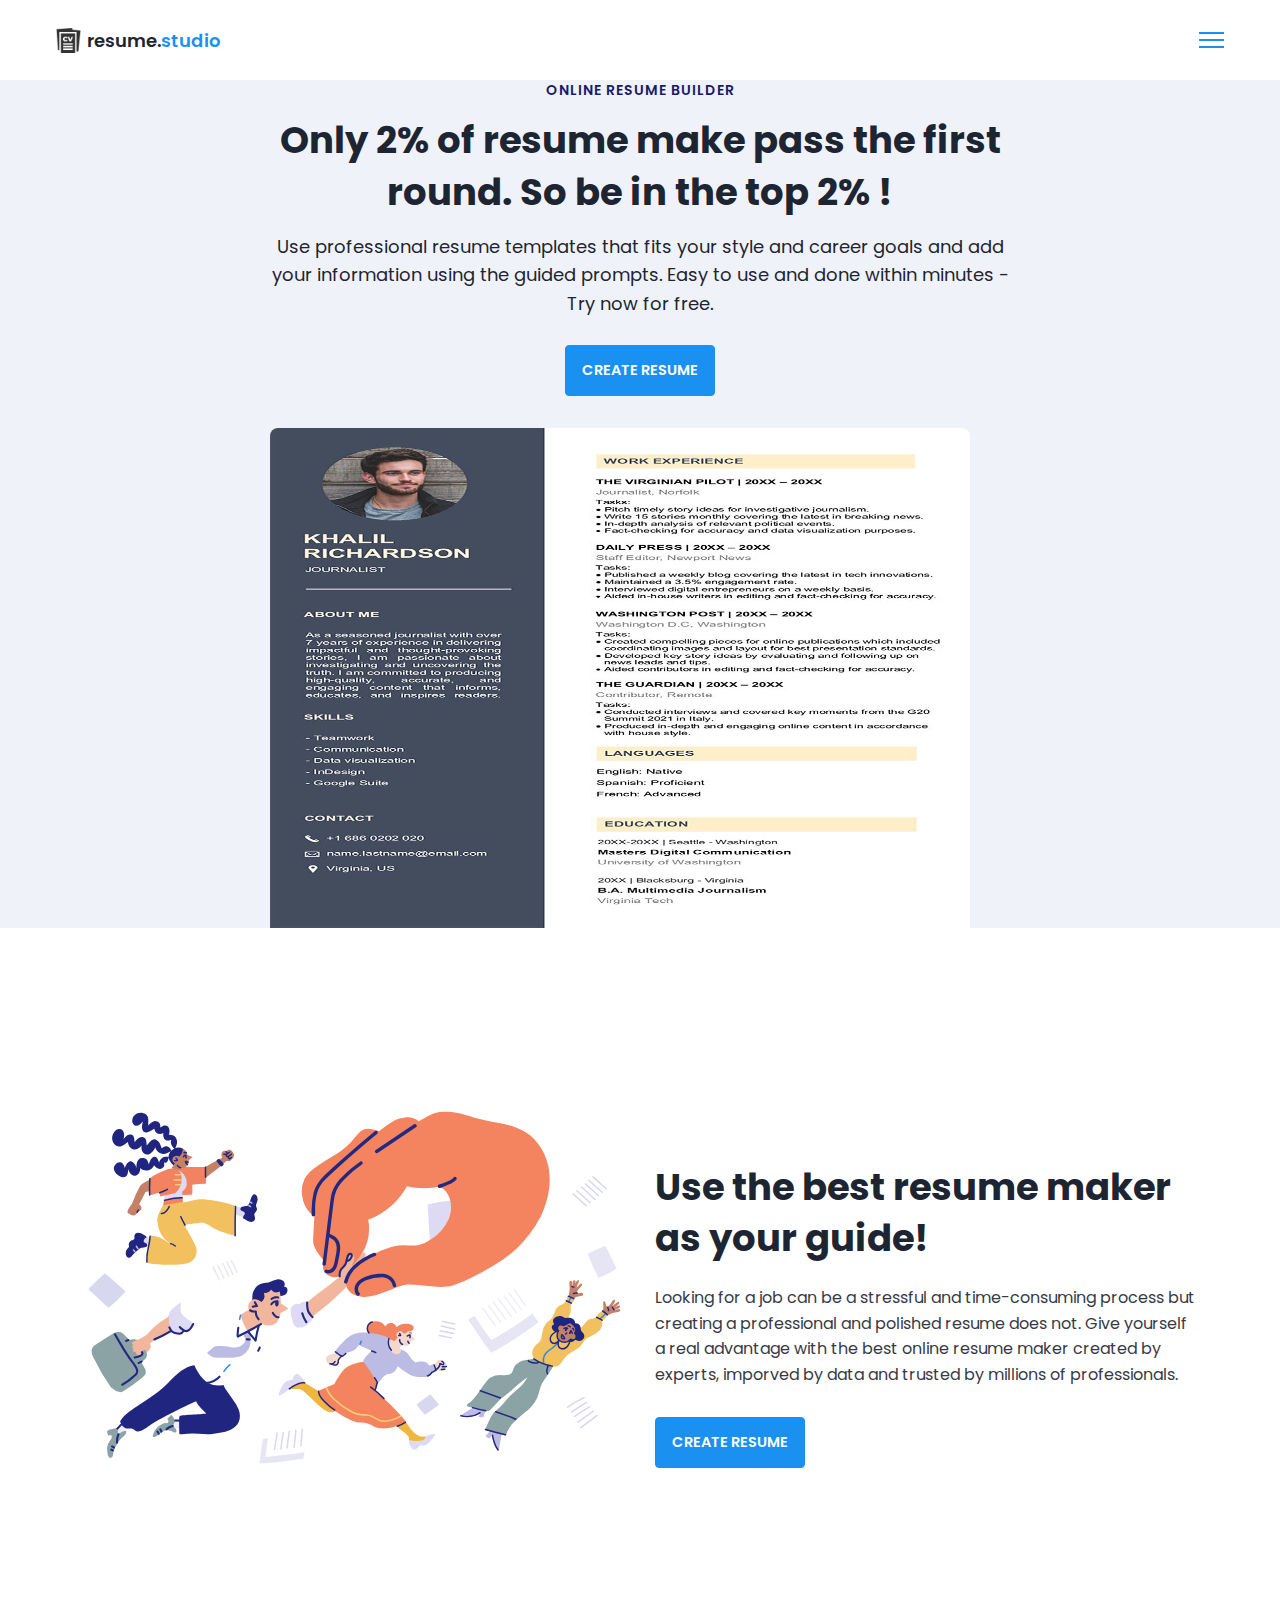
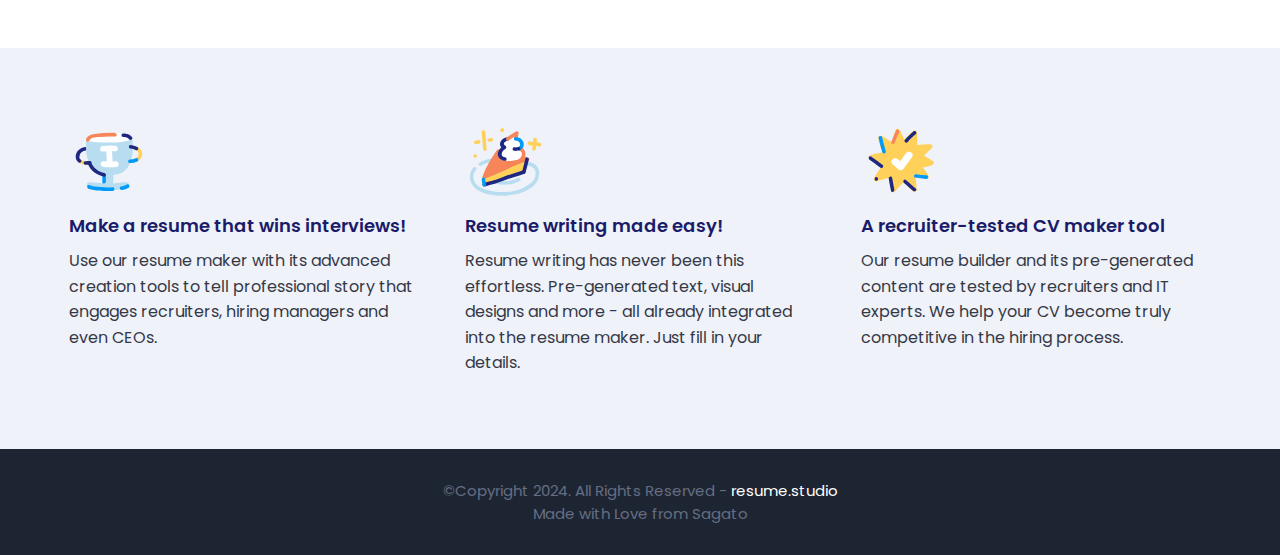
<file: index.html>
<!DOCTYPE html>
<html>
    <head>
        <meta charset="utf-8">
        <meta http-equiv="X-UA-Compatible" content="IE=edge">
        <title>Home </title>
        <meta name="description" content="">
        <meta name="viewport" content="width=device-width, initial-scale=1">
        <link rel="stylesheet" href="assets/css/main.css">
    </head>
    <body>

        <nav class = "navbar bg-white">
            <div class="container">
                <div class = "navbar-content">
                    <div class = "brand-and-toggler">
                        <a href = "index.html" class = "navbar-brand">
                            <img src = "assets/images/curriculum-vitae.png" alt = "" class = "navbar-brand-icon">
                            <span class = "navbar-brand-text">resume.<span>studio</span>
                        </a>
                        <button type = "button" class = "navbar-toggler-btn">
                            <div class = "bars">
                                <div class = "bar"></div>
                                <div class = "bar"></div>
                                <div class = "bar"></div>
                            </div>
                        </button>
                    </div>
                </div>
            </div>
        </nav>

        <header class = "header bg-bright" id = "header">
            <div class = "container">
                <div class = "header-content text-center">
                    <h6 class = "text-uppercase text-blue-dark fs-14 fw-6 ls-1">online resume builder</h6>
                    <h1 class = "lg-title">Only 2% of resume make pass the first round. So be in the top 2% !</h1>
                    <p class = "text-dark fs-18">Use professional resume templates that fits your style and career goals and add your information using the guided prompts. Easy to use and done within minutes - Try now for free.</p>
                    <a href = "resume.html" class = "btn btn-primary text-uppercase">create resume</a>
                    <img src = "assets/images/resume-template.jpg">
                </div>
            </div>
        </header>

        <div class="section-one">
            <div class="container">
                <div class = "section-one-content">
                    <div class="section-one-l">
                        <img src = "assets/images/visual-0c7080adf17f1f207276f613447c924f667dab34b7ac415cd7ef653172defd0b.svg">
                    </div>
                    <div class = "section-one-r text-center">
                        <h2 class = "lg-title">Use the best resume maker as your guide!</h2>
                        <p class = "text">Looking for a job can be a stressful and time-consuming process but creating a professional and polished resume does not. Give yourself a real advantage with the best online resume maker created by experts, imporved by data and trusted by millions of professionals.</p>
                        <div class = "btn-group">
                            <a href = "resume.html" class = "btn btn-primary text-uppercase">create resume</a>
                           <!-- <a href = "#" class = "btn btn-secondary text-uppercase">watch video</a> -->
                        </div>
                    </div>
                </div>
            </div>
        </div>

        <div class = "section-two bg-bright">
            <div class="container">
                <div class="section-two-content">
                    <div class = "section-items">
                        <div class = "section-item">
                            <div class = "section-item-icon">
                                <img src = "assets/images/feature-1-edf4481d69166ac81917d1e40e6597c8d61aa970ad44367ce78049bf830fbda5.svg" alt = "">
                            </div>
                            <h5 class = "section-item-title">Make a resume that wins interviews!</h5>
                            <p class = "text">Use our resume maker with its advanced creation tools to tell professional story that engages recruiters, hiring managers and even CEOs.</p>
                        </div>

                        <div class = "section-item">
                            <div class = "section-item-icon">
                                <img src = "assets/images/feature-2-a7a471bd973c02a55d1b3f8aff578cd3c9a4c5ac4fc74423d94ecc04aef3492b.svg" alt = "">
                            </div>
                            <h5 class = "section-item-title">Resume writing made easy!</h5>
                            <p class = "text">Resume writing has never been this effortless. Pre-generated text, visual designs and more - all already integrated into the resume maker. Just fill in your details.</p>
                        </div>

                        <div class = "section-item">
                            <div class = "section-item-icon">
                                <img src = "assets/images/feature-3-4e87a82f83e260488c36f8105e26f439fdc3ee5009372bb5e12d9421f32eabdd.svg" alt = "">
                            </div>
                            <h5 class = "section-item-title">A recruiter-tested CV maker tool</h5>
                            <p class = "text">Our resume builder and its pre-generated content are tested by recruiters and IT experts. We help your CV become truly competitive in the hiring process.</p>
                        </div>
                    </div>
                </div>
            </div>
        </div>

        <footer class = "footer bg-dark">
            <div class="container">
                <div class = "footer-content text-center">
                    <p class="fs-15">&copy;Copyright 2024. All Rights Reserved - <span>resume.studio</span></p>
                    <p class="fs-15">Made with Love from Sagato</p>
                </div>
            </div>
        </footer>
        
    </body>
</html>
</file>
<file: assets/css/main.css>
@import url('https://fonts.googleapis.com/css2?family=Manrope:wght@200;300;400;500;600;700;800&family=Poppins:ital,wght@0,100;0,200;0,300;0,400;0,500;0,600;0,700;0,800;0,900;1,100;1,200;1,300;1,400;1,500;1,600;1,700;1,800;1,900&display=swap');

:root{
    --clr-blue: #1A91F0;
    --clr-blue-mid: #1170CD;
    --clr-blue-dark: #1A1C6A;
    --clr-white: #fff;
    --clr-bright: #EFF2F9;
    --clr-dark: #1e2532;
    --clr-black: #000;
    --clr-grey: #656e83;
    --clr-green: #084C41;
    --font-poppins: 'Poppins', sans-serif;
    --font-manrope: 'Manrope', sans-serif;;
    --transition: all 300ms ease-in-out;
}

*{
    padding: 0;
    margin: 0;
    box-sizing: border-box;
}

html{
    font-size: 10px;
}

body{
    font-size: 1.6rem;
    font-family: var(--font-poppins);
}

button{
    border: none;
    background-color: transparent;
    outline: 0;
    cursor: pointer;
    font-family: inherit;
}

img{
    width: 100%;
    display: block;
}

a{
    text-decoration: none;
}

/* fonts */
.font-poppins{font-family: var(--font-poppins);}
.font-manrope{font-family: var(--font-manrope);}

/* text colors */
.text-blue{color: var(--clr-blue);}
.text-blue-mid{color: var(--clr-blue-mid);}
.text-blue-dark{color: var(--clr-blue-dark);}
.text-bright{color: var(--clr-bright);}
.text-dark{color: var(--clr-dark);}
.text-grey{color: var(--clr-grey);}
.text-white{color: var(--clr-white);}

/* backgrounds */
.bg-blue{background-color: var(--clr-blue);}
.bg-blue-mid{background-color: var(--clr-blue-mid);}
.bg-blue-dark{background-color: var(--clr-blue-dark);}
.bg-bright{background-color: var(--clr-bright);}
.bg-dark{background-color: var(--clr-dark);}
.bg-grey{background-color: var(--clr-grey);}
.bg-white{background-color: var(--clr-white);}
.bg-black{background-color: var(--clr-black);}
.bg-green{background-color: var(--clr-green);}

.text-center{ text-align: center;}
.text-left{text-align: left;}
.text-right{text-align: right;}
.text-uppercase{text-transform: uppercase;}
.text-lowercase{text-transform: lowercase;}
.text-capitalize{text-transform: capitalize;}
.text{
    color: var(--clr-dark);
    opacity: 0.9;
    margin: 2rem 0;
    line-height: 1.6;
}

.fw-2{font-weight: 200;}
.fw-3{font-weight: 300;}
.fw-4{font-weight: 400;}
.fw-5{font-weight: 500;}
.fw-6{font-weight: 600;}
.fw-7{font-weight: 700;}
.fw-8{font-weight: 800;}

.fs-13{font-size: 13px;}
.fs-14{font-size: 14px;}
.fs-15{font-size: 15px;}
.fs-16{font-size: 16px;}
.fs-17{font-size: 17px;}
.fs-18{font-size: 18px;}
.fs-19{font-size: 19px;}
.fs-20{font-size: 20px;}
.fs-21{font-size: 21px;}
.fs-22{font-size: 22px;}
.fs-23{font-size: 23px;}
.fs-24{font-size: 24px;}
.fs-25{font-size: 25px;}

.ls-1{letter-spacing: 1px;}
.ls-2{letter-spacing: 2px;}

.container{
    max-width: 1200px;
    margin: 0 auto;
    padding: 0 1.6rem;
}

/* bars button */
.bars{
    display: flex;
    flex-direction: column;
    justify-content: space-between;
    height: 16.5px;
    width: 25px;
}
.bars .bar{
    width: 100%;
    height: 2px;
    background-color: var(--clr-blue);
    transition: var(--transition);
}

.bars:hover .bar{
    background-color: var(--clr-dark);
}

/* buttons */
.btn{
    font-size: 14.5px;
    font-weight: 600;
    padding: 1.4rem 1.6rem;
    border-radius: 4px;
    display: inline-block;
}

.btn-primary{
    background-color: var(--clr-blue);
    color: var(--clr-white);
    border: 1px solid var(--clr-blue);
    transition: var(--transition);
}

.btn-primary:hover{
    background-color: transparent;
    color: var(--clr-dark);
    border-color: var(--clr-grey);
}

.btn-secondary{
    background-color: transparent;
    color: var(--clr-dark);
    border: 1px solid var(--clr-grey);
    transition: var(--transition);
}

.btn-secondary:hover{
    background-color: var(--clr-blue);
    color: var(--clr-white);
    border-color: var(--clr-blue);
}

.btn-group button:first-child, .btn-group a:first-child{
    margin-right: 1rem!important;
}

/* navbar part */
.navbar{
    height: 80px;
    display: flex;
    align-items: center;
    box-shadow: rgba(0, 0, 0, 0.08) 0px 3px 8px;
}

.navbar .container{
    width: 100%;
}

.navbar-brand{
    display: flex;
    align-items: center;
    justify-content: flex-start;
    font-size: 1.8rem;
}
.navbar-brand-text{
    color: var(--clr-dark);
    font-weight: 600;
}
.navbar-brand-text span{
    color: var(--clr-blue);
}
.navbar-brand-icon{
    width: 25px;
    margin-right: 6px;
    opacity: 0.8;
}
.brand-and-toggler{
    display: flex;
    align-items: center;
    justify-content: space-between;
}
.header{
    min-height: calc(100vh - 80px);
    display: flex;
    flex-direction: column;
    align-items: center;
    justify-content: center;
}
.header-content{
    max-width: 740px;
    margin-right: auto;
    margin-left: auto;
}
.header-content img{
    max-width: 700px;
    max-height: 500px;
    border-top-right-radius: 8px;
    border-top-left-radius: 8px;
    margin-top: 3.2rem;
}
.lg-title{
    margin: 1.4rem 0;
    font-size: 37px;
    line-height: 1.4;
    color: var(--clr-dark);
}
.header-content p{
    margin-bottom: 2.6rem;
    line-height: 1.6;
}


/* section one */
.section-one{
    padding: 64px 0;
    min-height: 80vh;
    display: flex;
    align-items: center;
}
.section-one-l img{
    max-width: 545px;
    margin-right: auto;
    margin-left: auto;
}
.section-one-r{
    margin-top: 4rem;
}

.section-one .btn-group{
    margin-top: 2rem;
}
.section-one-r{
    max-width: 545px;
    margin-right: auto;
    margin-left: auto;
}
.section-one-r .btn-group{
    margin-top: 3rem;
}

/* section two */
.section-two{
    padding: 64px 0;
}
.section-two .section-items{
    display: grid;
    gap: 2rem;
}

.section-two .section-item{
    max-width: 350px;
    text-align: center;
    margin-right: auto;
    margin-left: auto;
}
.section-two .section-item-icon{
    margin: 1rem 0;
}
.section-two .section-item-icon img{
    width: 80px;
    margin-right: auto;
    margin-left: auto;
}
.section-two .section-item-title{
    color: var(--clr-blue-dark);
    font-size: 1.8rem;
    font-weight: 600;
}
.section-two .text{
    margin: 0.9rem 0;
}

/* footer */
.footer{
    padding: 3rem 0;
}
.footer-content p{
    color: var(--clr-grey);
}
.footer-content p span{
    color: var(--clr-white);
}

/* media queries */
@media screen and (min-width: 768px){
    .section-two .section-items{
        grid-template-columns: repeat(2, 1fr);
    }
}

@media screen and (min-width: 992px){
    .section-one-content{
        display: grid;
        grid-template-columns: repeat(2, 1fr);
        column-gap: 3rem;
    }
    .section-one-r{
        text-align: left;
    }
    .section-two .section-items{
        grid-template-columns: repeat(3, 1fr);
    }
    .section-two .section-item{
        text-align: left;
    }
    .section-two .section-item-icon img{
        margin-left: 0;
    }
}



/* resume page */
#about-sc{
    padding: 64px 0;
}

.cv-form-row-title{
    background-color: var(--clr-dark);
    padding: 0.8rem 1.6rem;
    margin-bottom: 2rem;
}

.cv-form-row-title h3{
    color: var(--clr-white);
    font-weight: 500;
    text-transform: uppercase;
    letter-spacing: 1.5px;
    font-size: 1.7rem;
}
.cv-form-blk{
    margin: 3rem 0;
}
.cv-form-row{
    padding: 3rem 2rem 0 2rem;
    border: 1px solid rgba(0, 0, 0, 0.08);
    margin-bottom: 1rem;
    position: relative;
}
textarea{
    resize: none;
}
.form-elem{
    margin-bottom: 3rem;
    position: relative;
}
.form-label{
    display: block;
    font-weight: 600;
    font-size: 14px;
    color: var(--clr-dark);
    margin-bottom: 0.5rem;
}
.form-control{
    border-radius: none;
    border: 1px solid rgba(0, 0, 0, 0.1);
    font-size: 14px;
    padding: 0.8rem 1.6rem;
    font-family: inherit;
    width: 100%;
    outline: 0;
    transition: var(--transition);
}

.form-control:focus{
    border-color: rgba(0, 0, 0, 0.3);
}
.form-text{
    color: #ca0b00;
    font-size: 12px;
    position: absolute;
    letter-spacing: 0.5px;
    top: calc(100% + 2px);
    left: 0;
    width: 100%;
}
.cols-3, .cols-2{
    display: grid;
}
.repeater-add-btn{
    width: 25px;
    height: 25px;
    background-color: var(--clr-blue-mid);
    font-size: 1.6rem;
    color: var(--clr-white);
    margin: 1rem 0;
}
.repeater-remove-btn{
    position: absolute;
    top: 10px;
    right: 10px;
    z-index: 999;
    width: 25px;
    height: 25px;
    border-radius: 50%;
    background-color: #ca0b00;
    color: var(--clr-white);
    font-size: 1.6rem;
}

/* preview section */
.preview-cnt{
    border-radius: 5px;
    display: grid;
    grid-template-columns: 32% auto;
    box-shadow: rgba(149, 157, 165, 0.2) 0px 8px 24px;
    overflow: hidden;
}

.preview-cnt-l{
    padding: 3rem 3rem 2rem 3rem;
}
.preview-cnt-r{
    padding: 3rem 3rem 3rem 4rem;
}
.preview-cnt-l .preview-blk:nth-child(1){
    text-align: center;
}
.preview-image{
    width: 120px;
    height: 120px;
    border-radius: 50%;
    overflow: hidden;
    margin-right: auto;
    margin-left: auto;
}
.preview-image img{
    width: 100%;
    height: 100%;
    object-fit: cover;
}
.preview-item-name{
    font-size: 2.4rem;
    font-weight: 600;
    margin: 1.8rem 0;
    position: relative;
}
.preview-item-name::after{
    position: absolute;
    content: "";
    bottom: -10px;
    width: 50px;
    height: 1.5px;
    background-color: rgba(255, 255, 255, 0.5);
    left: 50%;
    transform: translateX(-50%);
}
.preview-blk{
    padding: 1rem 0;
    margin-bottom: 1rem;
}
.preview-blk-title h3{
    text-transform: uppercase;
    letter-spacing: 0.5px;
    border-bottom: 0.5px solid rgba(0, 0, 0, 0.08);
    padding-bottom: 0.5rem;
}
.preview-blk-title{
    margin-bottom: 1rem;
}
.preview-blk-list .preview-item{
    font-size: 1.5rem;
    margin-bottom: 0.2rem;
    opacity: 0.95;
}
.preview-cnt-r .preview-blk-title{
    color: var(--clr-dark);
}
.preview-cnt-r .preview-blk-list .preview-item{
    margin-top: 1.8rem;
}

.achievements-items.preview-blk-list .preview-item span:first-child,
.educations-items.preview-blk-list .preview-item span:first-child,
.experiences-items.preview-blk-list .preview-item span:first-child{
    display: block;
    font-weight: 600;
    margin-bottom: 1rem;
    background-color: rgba(0, 0, 0, 0.03);
}

.educations-items.preview-blk-list .preview-item span:nth-child(2),
.experiences-items.preview-blk-list .preview-item span:nth-child(2){
    font-weight: 600;
    margin-right: 1rem;
}

.educations-items.preview-blk-list .preview-item span:nth-child(3),
.experiences-items.preview-blk-list .preview-item span:nth-child(3){
    font-style: italic;
    margin-right: 1rem;
}

.educations-items.preview-blk-list .preview-item span:nth-child(4),
.educations-items.preview-blk-list .preview-item span:nth-child(5),
.experiences-items.preview-blk-list .preview-item span:nth-child(4),
.experiences-items.preview-blk-list .preview-item span:nth-child(5){
    margin-right: 1rem;
    background-color: var(--clr-green);
    color: var(--clr-white);
    padding: 0 1rem;
    border-radius: 0.6rem;
}

.educations-items.preview-blk-list .preview-item span:nth-child(6),
.experiences-items.preview-blk-list .preview-item span:nth-child(6){
    font-size: 13.5px;
    display: block;
    opacity: 0.8;
    margin-top: 1rem;
}
.projects-items.preview-blk-list .preview-item span{
    display: block;
}

@media screen and (min-width: 768px){
    .cols-3{
        grid-template-columns: repeat(3, 1fr);
        column-gap: 2rem;
    }
    .cols-2{
        grid-template-columns: repeat(2, 1fr);
        column-gap: 2rem;
    }
}

@media screen and (min-width: 992px){
    .cv-form-row{
        padding: 3rem 3rem 0rem 3rem;
    }
    .cols-3{
        grid-template-columns: repeat(3, 1fr);
    }
}

.print-btn-sc{
    margin: 2rem 0 6rem 0;
}

/* print section */
@media print{
    body *{
        visibility: hidden;
    }

    .non_print_area{
        display: none;
    }

    .print_area, .print_area *{
        visibility: visible;
    }

    .print_area{
        width: 100%;
        position: absolute;
        left: 0;
        top: 0;
        overflow: hidden;
    }
}
</file>
